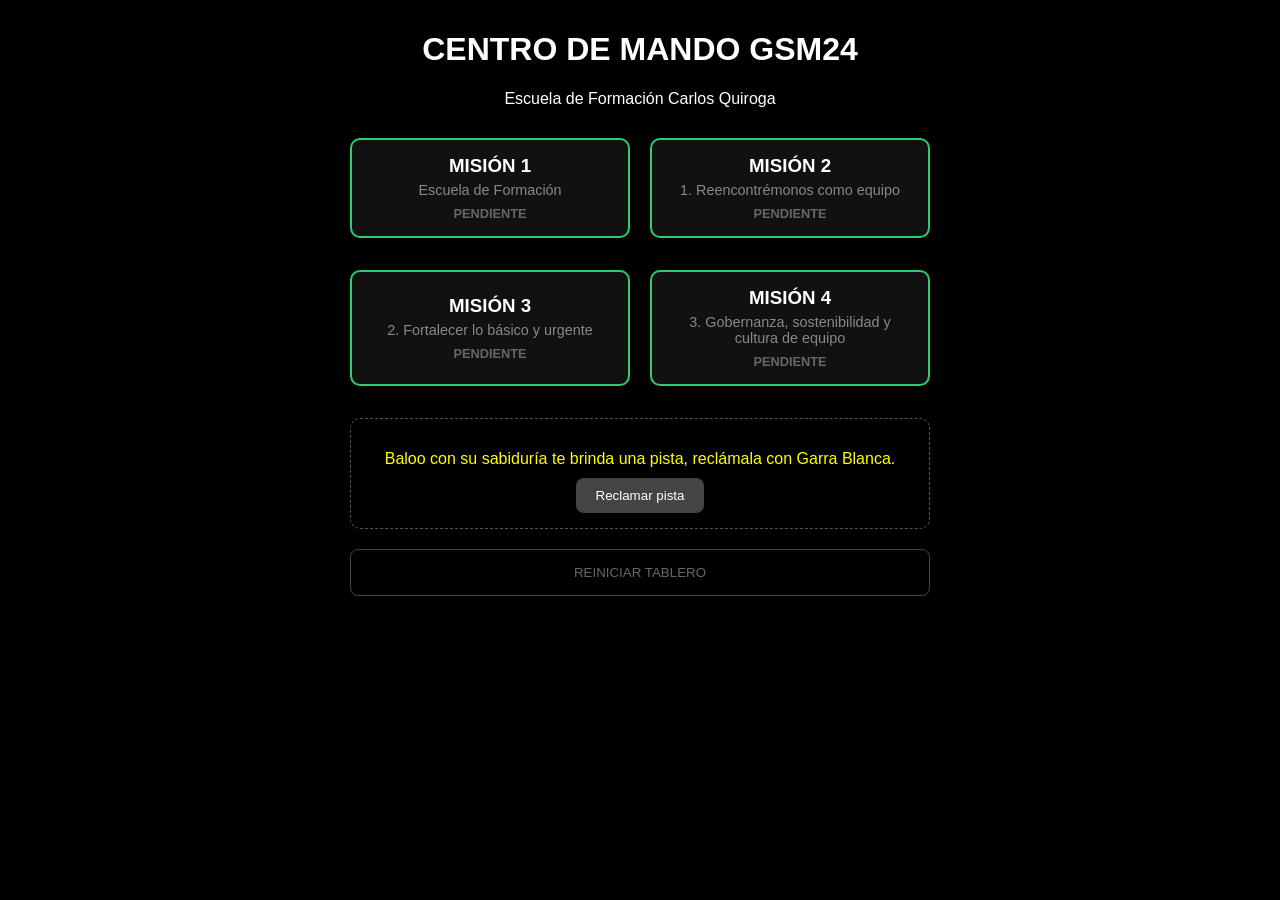
<file: index.html>
<!DOCTYPE html>

<html lang="es">

<head>

    <meta charset="UTF-8">

    <meta name="viewport" content="width=device-width, initial-scale=1.0, maximum-scale=1.0, user-scalable=no">

    <title>Centro de Mando GSM24</title>

    <link rel="stylesheet" href="style.css">

    <style>

        .container {

            width: 100%;

            max-width: 600px;

            margin: 0 auto;

            padding: 10px;

            box-sizing: border-box;

        }



        .mission-card {

            width: 100%;

            margin-bottom: 12px;

            padding: 15px;

            border: 2px solid var(--neon-green);

            border-radius: 10px;

            background: #111;

            cursor: pointer;

            box-sizing: border-box;

            display: flex;

            flex-direction: column;

            justify-content: center;

        }



        .mission-card h3 { margin: 0 0 5px 0; color: #fff; }

        .mission-card p { margin: 0; color: #888; font-size: 0.9rem; }

        .status { font-weight: bold; font-size: 0.8rem; margin-top: 8px; display: block; }

        

        .completed { border-color: var(--neon-green); background: #0a1a0a; }



        .hidden { display: none !important; }

        

        .btn-final-mision { 

            display: block; 

            width: 100%; 

            padding: 18px 0; 

            margin-top: 20px; 

            background: var(--neon-green); 

            color: #000; 

            font-weight: bold; 

            text-align: center; 

            text-decoration: none; 

            border-radius: 12px;

            cursor: pointer;

            box-sizing: border-box; 

            font-size: 1rem;

        }



        .pista-container {

            margin-top: 20px;

            text-align: center;

            padding: 15px;

            border: 1px dashed #555;

            border-radius: 10px;

        }

    </style>

</head>

<body>

    <div class="container">

        <header style="text-align: center; margin-bottom: 30px;">

            <h1>CENTRO DE MANDO GSM24</h1>

            <p>Escuela de Formación Carlos Quiroga</p>

        </header>



        <div class="grid-single">

            <div class="mission-card" id="card-m1" onclick="location.href='m1.html'"><h3>MISIÓN 1</h3><p>Escuela de Formación</p><span class="status">PENDIENTE</span></div>

            <div class="mission-card" id="card-m2" onclick="location.href='m2.html'"><h3>MISIÓN 2</h3><p>1. Reencontrémonos como equipo</p><span class="status">PENDIENTE</span></div>

            <div class="mission-card" id="card-m3" onclick="location.href='m3.html'"><h3>MISIÓN 3</h3><p>2. Fortalecer lo básico y urgente</p><span class="status">PENDIENTE</span></div>

            <div class="mission-card" id="card-m4" onclick="location.href='m4.html'"><h3>MISIÓN 4</h3><p>3. Gobernanza, sostenibilidad y cultura de equipo</p><span class="status">PENDIENTE</span></div>

        </div>



        <div class="pista-container">

            <p style="color: yellow; margin-bottom: 10px;">Baloo con su sabiduría te brinda una pista, reclámala con Garra Blanca.</p>

            <button id="btn-reclamar-pista" onclick="reclamarPista()" style="padding: 10px 20px; border-radius: 8px; cursor: pointer; background: #444; color: #fff; border: none;">Reclamar pista</button>

        </div>



        <a href="m5.html" id="btn-mision-final" class="btn-final-mision hidden">ACCEDER A LA MISIÓN FINAL</a>

        

        <button onclick="reiniciarTablero()" style="width:100%; padding:15px; margin-top:20px; background:transparent; border:1px solid #444; color:#666; border-radius:8px;">REINICIAR TABLERO</button>

    </div>



    <script>

        const missions = ['m1', 'm2', 'm3', 'm4'];

        let todasCompletas = true;



        missions.forEach(m => {

            const card = document.getElementById('card-' + m);

            if(localStorage.getItem(m) === 'true') {

                card.classList.add('completed');

                card.querySelector('.status').innerText = 'COMPLETADO ✓';

            } else {

                todasCompletas = false;

            }

        });



        if(todasCompletas) {

            document.getElementById('btn-mision-final').classList.remove('hidden');

        }



        // Lógica de la pista

        if(localStorage.getItem('pista_reclamada') === 'true') {

            const btnPista = document.getElementById('btn-reclamar-pista');

            btnPista.disabled = true;

            btnPista.innerText = "Pista reclamada";

            btnPista.style.opacity = "0.5";

        }



        function reclamarPista() {

            localStorage.setItem('pista_reclamada', 'true');

            const btnPista = document.getElementById('btn-reclamar-pista');

            btnPista.disabled = true;

            btnPista.innerText = "Pista reclamada";

            btnPista.style.opacity = "0.5";

            alert("Pista reclamada. ¡Sigue adelante!");

        }



        function reiniciarTablero() { 

            if(confirm("¿Estás seguro de reiniciar todo el progreso?")) { 

                localStorage.clear(); 

                location.reload(); 

            } 

        }

    </script>

</body>

</html>
</file>
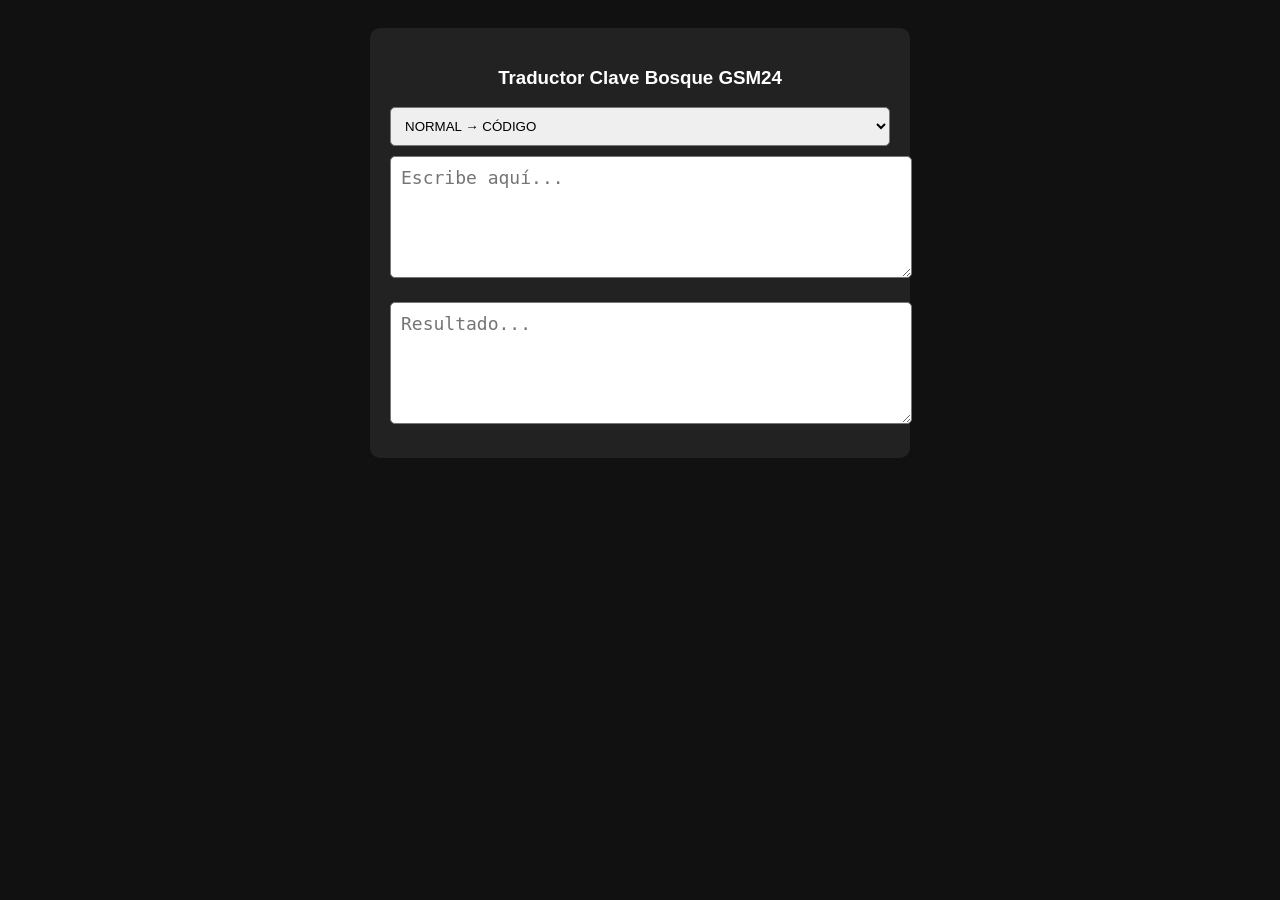
<file: clavebosque.html>
<!DOCTYPE html>
<html lang="es">
<head>
    <meta charset="UTF-8">
    <title>Traductor GSM24 - Código BOSQUE</title>
    <style>
        body { font-family: sans-serif; background: #111; color: #fff; padding: 20px; text-align: center; }
        .container { max-width: 500px; margin: 0 auto; background: #222; padding: 20px; border-radius: 10px; }
        textarea { width: 100%; height: 100px; margin: 10px 0; padding: 10px; font-size: 18px; border-radius: 5px; }
        select { padding: 10px; width: 100%; border-radius: 5px; }
    </style>
</head>
<body>
    <div class="container">
        <h3>Traductor Clave Bosque GSM24</h3>
        <select id="modo">
            <option value="cifrar">NORMAL → CÓDIGO</option>
            <option value="descifrar">CÓDIGO → NORMAL</option>
        </select>
        <textarea id="entrada" placeholder="Escribe aquí..."></textarea>
        <textarea id="salida" placeholder="Resultado..." readonly></textarea>
    </div>

    <script>
        // Mapeo exacto según image_f15d68.png
        const normal = "ABCDEFGHIJKLMNÑOPQRSTUVWXYZ";
        const codigo = "BOSQUEACDFGHIJKLMNÑPRTVWXYZ";

        const entrada = document.getElementById('entrada');
        const salida = document.getElementById('salida');
        const modo = document.getElementById('modo');

        function traducir() {
            let texto = entrada.value.toUpperCase();
            let resultado = "";

            for (let char of texto) {
                if (modo.value === "cifrar") {
                    let index = normal.indexOf(char);
                    resultado += (index !== -1) ? codigo[index] : char;
                } else {
                    let index = codigo.indexOf(char);
                    resultado += (index !== -1) ? normal[index] : char;
                }
            }
            salida.value = resultado;
        }

        entrada.addEventListener('input', traducir);
        modo.addEventListener('change', traducir);
    </script>
</body>
</html>
</file>
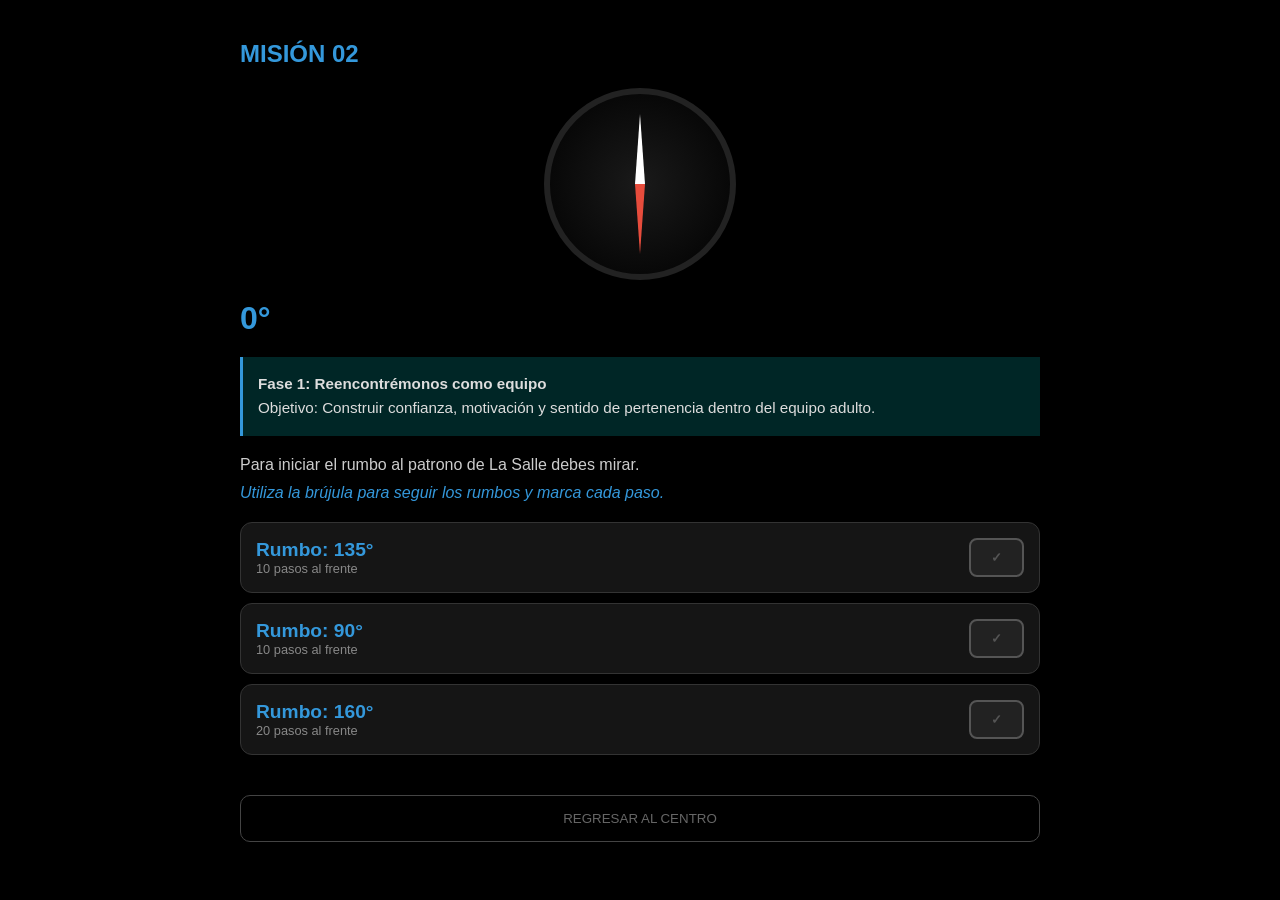
<file: goodm2.html>
<!DOCTYPE html>
<html lang="es">
<head>
    <meta charset="UTF-8">
    <meta name="viewport" content="width=device-width, initial-scale=1.0, maximum-scale=1.0, user-scalable=no">
    <title>Misión 02 | Navegación Scout | GSM24</title>
    <link rel="stylesheet" href="style.css">
    <style>
        .texto-narrativo {
            font-size: 0.95rem;
            line-height: 1.6;
            color: #ddd;
            margin: 20px 0;
            padding: 15px;
            border-left: 3px solid var(--neon-blue);
            background: rgba(0, 255, 255, 0.15);
            text-align: left;
        }
        .compass-container {
            position: relative; width: 180px; height: 180px; margin: 20px auto;
            border: 6px solid #222; border-radius: 50%;
            display: flex; justify-content: center; align-items: center;
            background: radial-gradient(circle, #1a1a1a 0%, #000 100%);
        }
        #aguja {
            width: 10px; height: 140px;
            /* Blanco arriba, Rojo abajo */
            background: linear-gradient(to bottom, #fff 50%, var(--neon-red) 50%);
            clip-path: polygon(50% 0%, 100% 50%, 50% 100%, 0% 50%);
            transition: transform 0.05s ease-out;
        }
        .rumbo-card { 
            background: #151515; padding: 15px; border-radius: 12px; margin: 10px 0; 
            border: 1px solid #333; display: flex; justify-content: space-between; align-items: center; 
        }
        .grados-val { font-size: 1.2rem; font-weight: bold; color: var(--neon-blue); }
        .check-btn { padding: 10px 20px; border-radius: 8px; background: #222; border: 2px solid #555; color: #555; cursor: pointer; font-weight: bold; }
        .check-btn.active { background: var(--neon-green); color: #000; border: none; }
        .hidden { display: none; }
        p { margin: 10px 0; color: #ccc; }

        #clave-final {
            width: 100%; padding: 15px; margin: 15px 0; border-radius: 10px;
            border: 2px solid #333; background: #111; color: #fff;
            text-align: center; font-size: 1.1rem; box-sizing: border-box;
            transition: border-color 0.3s;
        }
        #clave-final:focus { border-color: var(--neon-blue); outline: none; }
        
        .btn-validar {
            width: 100%; padding: 15px; background: var(--neon-blue);
            color: #000; font-weight: bold; border: none; border-radius: 10px;
            cursor: pointer; font-size: 1rem;
        }
    </style>
</head>
<body>
    <div class="container">
        <div class="card m2-theme">
            <h2 style="color: var(--neon-blue);">MISIÓN 02</h2>

            <div class="compass-container">
                <div id="aguja"></div>
            </div>
            <div id="display-grados" style="font-size: 2rem; color: var(--neon-blue); font-weight: bold; margin-bottom: 10px;">0°</div>

            <div class="texto-narrativo">
                <strong>Fase 1: Reencontrémonos como equipo</strong><br>
                Objetivo: Construir confianza, motivación y sentido de pertenencia dentro del equipo adulto.<br>
            </div>

            <p>Para iniciar el rumbo al patrono de La Salle debes mirar.</p>
            <p style="font-style: italic; color: var(--neon-blue);">Utiliza la brújula para seguir los rumbos y marca cada paso.</p>
            

            <div id="lista-rumbos" style="margin: 20px 0;"></div>

            <div id="seccion-clave" class="hidden">
                <input type="text" id="clave-final" placeholder="Introduce la clave final...">
                <button onclick="validarMision()" class="btn-validar">FINALIZAR MISIÓN</button>
            </div>

            <button onclick="location.href='index.html'" style="background:transparent; border:1px solid #444; color:#666; margin-top:20px; width:100%; padding:15px; border-radius:10px; cursor:pointer;">REGRESAR AL CENTRO</button>
        </div>
    </div>

    <script>
        const aguja = document.getElementById('aguja');
        const displayGrados = document.getElementById('display-grados');
        const rumbos = [
            { grado: 135, pasos: 10 },
            { grado: 90, pasos: 10 },
            { grado: 160, pasos: 20 }
        ];
        let completados = 0;

        window.addEventListener("deviceorientation", (event) => {
            let alpha = event.alpha;
            if (alpha !== null) {
                aguja.style.transform = `rotate(${-alpha}deg)`;
                displayGrados.innerText = Math.round(alpha) + "°";
            }
        });

        const container = document.getElementById('lista-rumbos');
        rumbos.forEach((item, index) => {
            container.innerHTML += `
                <div class="rumbo-card">
                    <div>
                        <span class="grados-val">Rumbo: ${item.grado}°</span>
                        <p style="font-size: 0.8rem; margin: 0; color: #888;">${item.pasos} pasos al frente</p>
                    </div>
                    <button class="check-btn" onclick="marcar(this, ${index})" id="btn-${index}">✓</button>
                </div>`;
        });

        function marcar(btn, index) {
            if(!btn.classList.contains('active')) {
                btn.classList.add('active');
                completados++;
            }
            if (completados === rumbos.length) {
                document.getElementById('seccion-clave').classList.remove('hidden');
            }
        }

        function validarMision() {
            const clave = document.getElementById('clave-final').value.toLowerCase();
            if(clave === "indaba") {
                localStorage.setItem('m2', 'true');
                alert("¡Navegación completada con éxito!");
                window.location.href = 'index.html';
            } else {
                alert("Clave incorrecta. Sigue buscando.");
            }
        }
    </script>
</body>
</html>
</file>
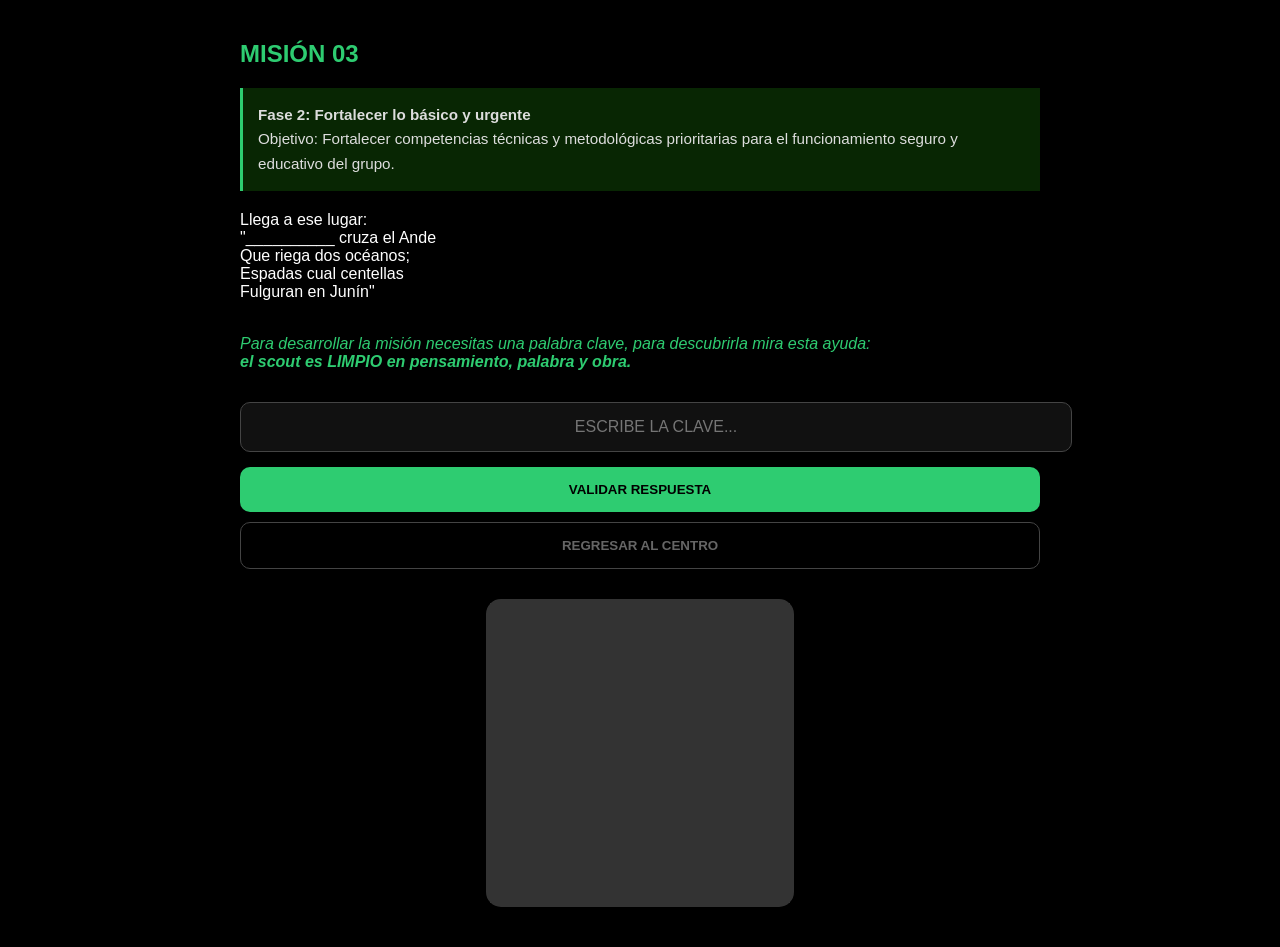
<file: goodm3.html>
<!DOCTYPE html>
<html lang="es">
<head>
    <meta charset="UTF-8">
    <meta name="viewport" content="width=device-width, initial-scale=1.0">
    <title>Misión 03 | Rastreo | GSM24</title>
    <link rel="stylesheet" href="style.css">
    <style>
            .texto-narrativo {
            font-size: 0.95rem;
            line-height: 1.6;
            color: #ddd;
            margin: 20px 0;
            padding: 15px;
            border-left: 3px solid var(--neon-green);
            background: rgba(57, 255, 20, 0.15);
            text-align: left;
        }
        .canvas-container {
            position: relative;
            width: 300px;
            height: 300px;
            margin: 20px auto;
            border: 4px solid #333;
            border-radius: 15px;
            background: #000;
            display: flex;
            justify-content: center;
            align-items: center;
        }
        #pista-canvas {
            position: absolute;
            top: 0;
            left: 0;
            z-index: 2;
            cursor: crosshair;
            touch-action: none;
        }
        #codigo-oculto {
            font-size: 1.3rem;
            font-weight: bold;
            color: var(--neon-green);
            text-align: center;
            padding: 10px;
        }
        .input-box {
            width: 100%;
            padding: 15px;
            margin: 15px 0;
            border-radius: 10px;
            border: 1px solid #444;
            background: #111;
            color: white;
            text-align: center;
            font-size: 1rem;
            text-transform: uppercase;
        }
        .btn-action {
            width: 100%;
            padding: 15px;
            font-weight: bold;
            border-radius: 10px;
            border: none;
            cursor: pointer;
            margin-bottom: 10px;
        }
    </style>
</head>
<body>
    <div class="container">
        <div class="card m3-theme">
            <h2 style="color: var(--neon-green);">MISIÓN 03</h2>

            <div class="texto-narrativo">
                <strong>Fase 2: Fortalecer lo básico y urgente</strong><br>
                Objetivo: Fortalecer competencias técnicas y metodológicas prioritarias para el funcionamiento seguro y educativo del grupo.<br>
            </div>
            
            <p>
                Llega a ese lugar:<br>
                "__________ cruza el Ande<br>
                Que riega dos océanos;<br>
                Espadas cual centellas<br>
                Fulguran en Junín"<br><br>
            </p>
            <p style="font-style: italic; color: var(--neon-green);">Para desarrollar la misión necesitas una palabra clave, para descubrirla mira esta ayuda:<br>
                <b><strong>el scout es LIMPIO en pensamiento, palabra y obra.</strong></b></p>

            <input type="text" id="respuesta" class="input-box" placeholder="Escribe la clave...">
            
            <button onclick="validarRespuesta()" class="btn-action" style="background: var(--neon-green); color: black;">
                VALIDAR RESPUESTA
            </button>

            <button onclick="location.href='index.html'" class="btn-action" style="background: transparent; border: 1px solid #444; color: #666;">
                REGRESAR AL CENTRO
            </button>

            <div class="canvas-container">
                <div id="codigo-oculto">B <BR> O <BR> S <BR> Q <BR> U <BR> E</div>
                <canvas id="pista-canvas" width="300" height="300"></canvas>
            </div>
        </div>
    </div>

    <script>
        const canvas = document.getElementById('pista-canvas');
        const ctx = canvas.getContext('2d');
        
        // Dibujar niebla inicial
        ctx.fillStyle = '#333';
        ctx.fillRect(0, 0, 300, 300);

        function limpiar(e) {
            const rect = canvas.getBoundingClientRect();
            const x = (e.touches ? e.touches[0].clientX : e.clientX) - rect.left;
            const y = (e.touches ? e.touches[0].clientY : e.clientY) - rect.top;
            ctx.clearRect(x - 30, y - 30, 60, 60);
        }

        canvas.addEventListener('mousemove', limpiar);
        canvas.addEventListener('touchmove', limpiar);

        function validarRespuesta() {
            const resp = document.getElementById('respuesta').value.toLowerCase();
            if(resp === "esencial") {
                localStorage.setItem('m3', 'true');
                alert("¡Clave correcta! Misión cumplida.");
                window.location.href = 'index.html';
            } else {
                alert("Clave incorrecta. Inténtalo de nuevo.");
            }
        }
    </script>
</body>
</html>
</file>
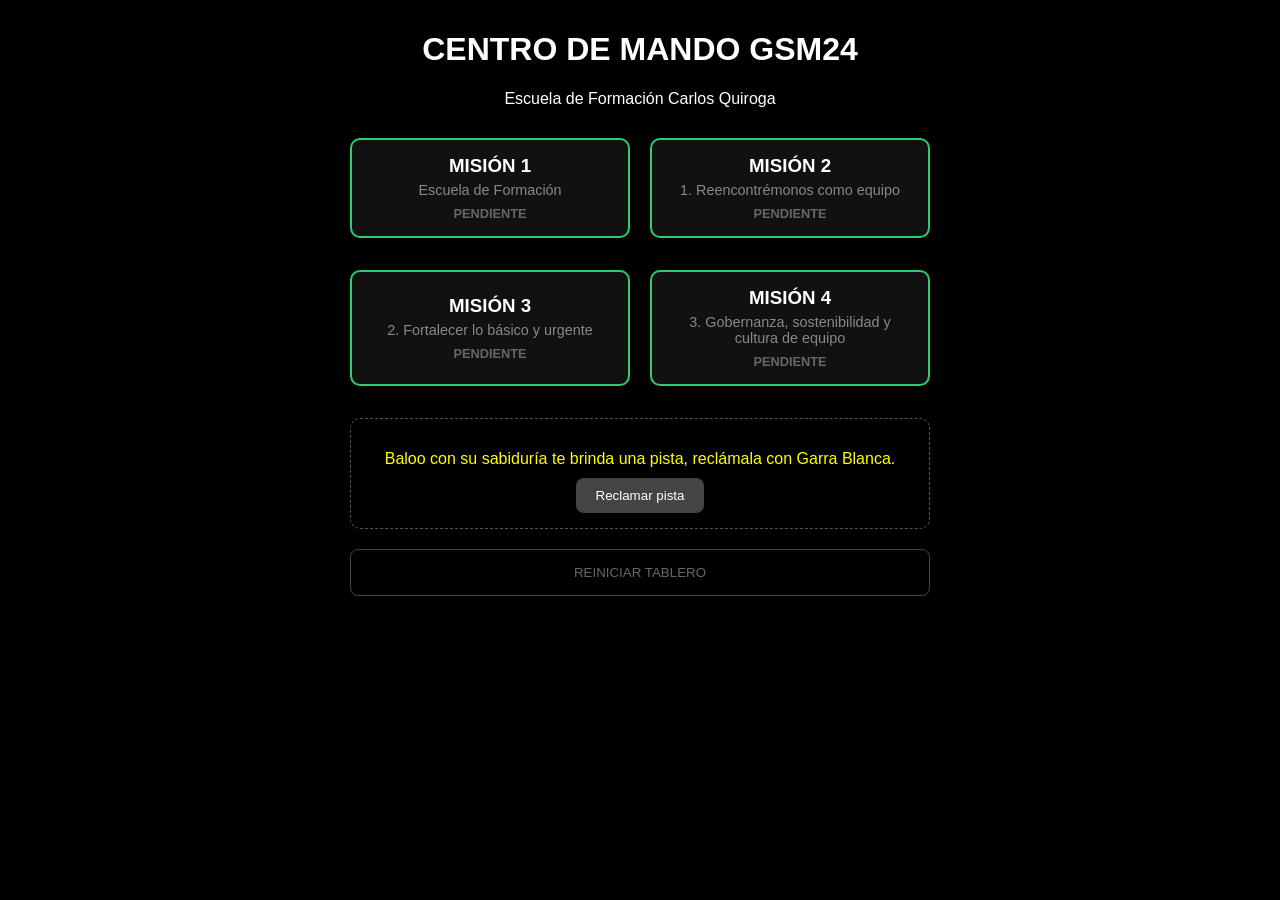
<file: googindex.html>
<!DOCTYPE html>
<html lang="es">
<head>
    <meta charset="UTF-8">
    <meta name="viewport" content="width=device-width, initial-scale=1.0, maximum-scale=1.0, user-scalable=no">
    <title>Centro de Mando GSM24</title>
    <link rel="stylesheet" href="style.css">
    <style>
        .container {
            width: 100%;
            max-width: 600px;
            margin: 0 auto;
            padding: 10px;
            box-sizing: border-box;
        }

        .mission-card {
            width: 100%;
            margin-bottom: 12px;
            padding: 15px;
            border: 2px solid var(--neon-green);
            border-radius: 10px;
            background: #111;
            cursor: pointer;
            box-sizing: border-box;
            display: flex;
            flex-direction: column;
            justify-content: center;
        }

        .mission-card h3 { margin: 0 0 5px 0; color: #fff; }
        .mission-card p { margin: 0; color: #888; font-size: 0.9rem; }
        .status { font-weight: bold; font-size: 0.8rem; margin-top: 8px; display: block; }
        
        .completed { border-color: var(--neon-green); background: #0a1a0a; }

        .hidden { display: none !important; }
        
        .btn-final-mision { 
            display: block; 
            width: 100%; 
            padding: 18px 0; 
            margin-top: 20px; 
            background: var(--neon-green); 
            color: #000; 
            font-weight: bold; 
            text-align: center; 
            text-decoration: none; 
            border-radius: 12px;
            cursor: pointer;
            box-sizing: border-box; 
            font-size: 1rem;
        }

        .pista-container {
            margin-top: 20px;
            text-align: center;
            padding: 15px;
            border: 1px dashed #555;
            border-radius: 10px;
        }
    </style>
</head>
<body>
    <div class="container">
        <header style="text-align: center; margin-bottom: 30px;">
            <h1>CENTRO DE MANDO GSM24</h1>
            <p>Escuela de Formación Carlos Quiroga</p>
        </header>

        <div class="grid-single">
            <div class="mission-card" id="card-m1" onclick="location.href='m1.html'"><h3>MISIÓN 1</h3><p>Escuela de Formación</p><span class="status">PENDIENTE</span></div>
            <div class="mission-card" id="card-m2" onclick="location.href='m2.html'"><h3>MISIÓN 2</h3><p>1. Reencontrémonos como equipo</p><span class="status">PENDIENTE</span></div>
            <div class="mission-card" id="card-m3" onclick="location.href='m3.html'"><h3>MISIÓN 3</h3><p>2. Fortalecer lo básico y urgente</p><span class="status">PENDIENTE</span></div>
            <div class="mission-card" id="card-m4" onclick="location.href='m4.html'"><h3>MISIÓN 4</h3><p>3. Gobernanza, sostenibilidad y cultura de equipo</p><span class="status">PENDIENTE</span></div>
        </div>

        <div class="pista-container">
            <p style="color: yellow; margin-bottom: 10px;">Baloo con su sabiduría te brinda una pista, reclámala con Garra Blanca.</p>
            <button id="btn-reclamar-pista" onclick="reclamarPista()" style="padding: 10px 20px; border-radius: 8px; cursor: pointer; background: #444; color: #fff; border: none;">Reclamar pista</button>
        </div>

        <a href="m5.html" id="btn-mision-final" class="btn-final-mision hidden">ACCEDER A LA MISIÓN FINAL</a>
        
        <button onclick="reiniciarTablero()" style="width:100%; padding:15px; margin-top:20px; background:transparent; border:1px solid #444; color:#666; border-radius:8px;">REINICIAR TABLERO</button>
    </div>

    <script>
        const missions = ['m1', 'm2', 'm3', 'm4'];
        let todasCompletas = true;

        missions.forEach(m => {
            const card = document.getElementById('card-' + m);
            if(localStorage.getItem(m) === 'true') {
                card.classList.add('completed');
                card.querySelector('.status').innerText = 'COMPLETADO ✓';
            } else {
                todasCompletas = false;
            }
        });

        if(todasCompletas) {
            document.getElementById('btn-mision-final').classList.remove('hidden');
        }

        // Lógica de la pista
        if(localStorage.getItem('pista_reclamada') === 'true') {
            const btnPista = document.getElementById('btn-reclamar-pista');
            btnPista.disabled = true;
            btnPista.innerText = "Pista reclamada";
            btnPista.style.opacity = "0.5";
        }

        function reclamarPista() {
            localStorage.setItem('pista_reclamada', 'true');
            const btnPista = document.getElementById('btn-reclamar-pista');
            btnPista.disabled = true;
            btnPista.innerText = "Pista reclamada";
            btnPista.style.opacity = "0.5";
            alert("Pista reclamada. ¡Sigue adelante!");
        }

        function reiniciarTablero() { 
            if(confirm("¿Estás seguro de reiniciar todo el progreso?")) { 
                localStorage.clear(); 
                location.reload(); 
            } 
        }
    </script>
</body>
</html>
</file>
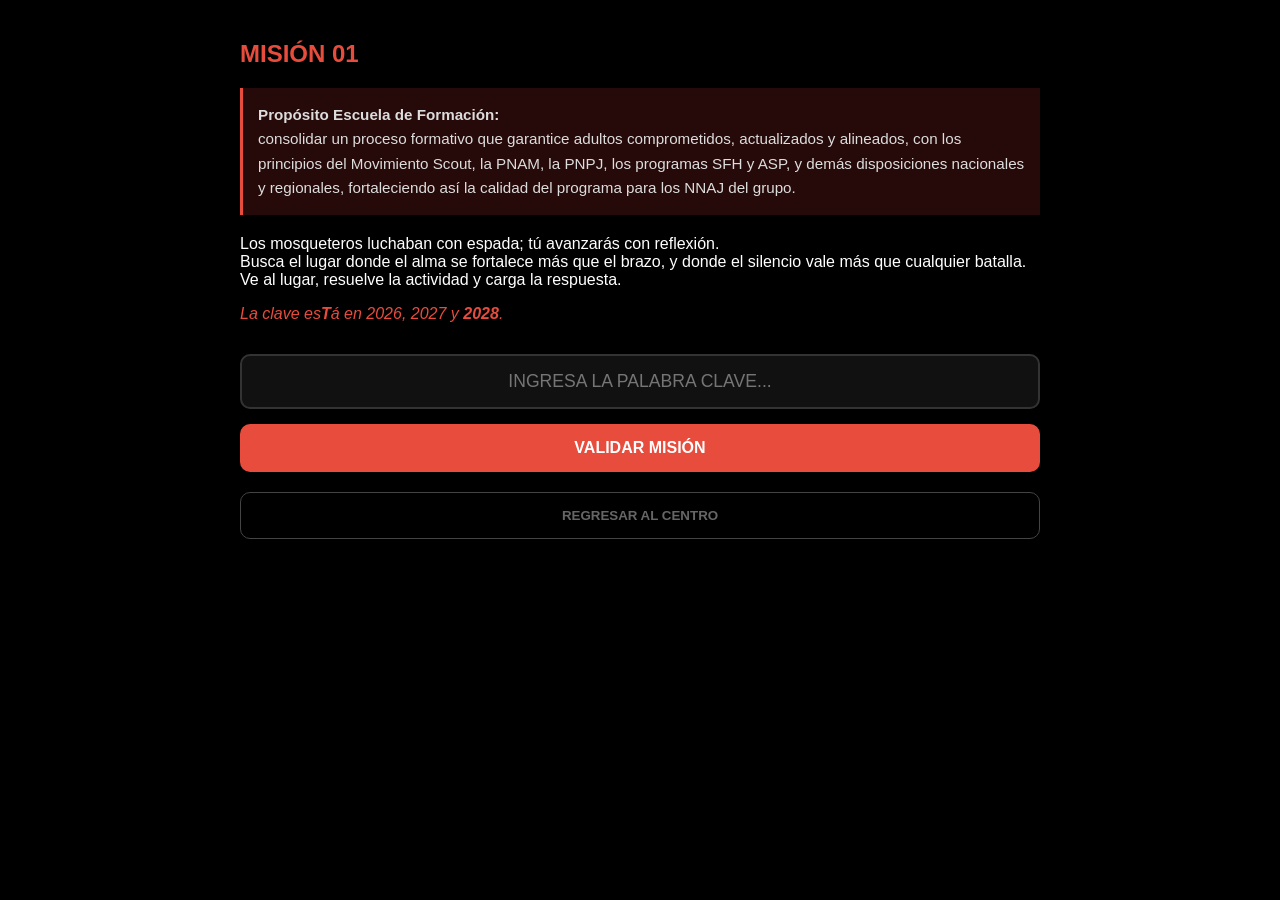
<file: m1.html>
<!DOCTYPE html>
<html lang="es">
<head>
    <meta charset="UTF-8">
    <meta name="viewport" content="width=device-width, initial-scale=1.0">
    <title>Misión 01 | El Porqué</title>
    <link rel="stylesheet" href="style.css">
    <style>
        .texto-narrativo {
            font-size: 0.95rem;
            line-height: 1.6;
            color: #ddd;
            margin: 20px 0;
            padding: 15px;
            border-left: 3px solid var(--neon-red);
            background: rgba(255, 62, 62, 0.15);
            text-align: left;
        }

        /* Mejora estética de la caja de ingreso */
        #clave {
            width: 100%;
            padding: 15px;
            margin: 15px 0;
            border-radius: 10px;
            border: 2px solid #333;
            background: #111;
            color: #fff;
            text-align: center;
            font-size: 1.1rem;
            text-transform: uppercase;
            box-sizing: border-box;
            transition: border-color 0.3s;
        }
        #clave:focus { border-color: var(--neon-red); outline: none; }

        /* Botón Validar más profesional */
        .btn-validar {
            width: 100%;
            padding: 15px;
            background: var(--neon-red);
            color: white;
            font-weight: bold;
            border: none;
            border-radius: 10px;
            cursor: pointer;
            font-size: 1rem;
            margin-bottom: 10px;
        }

        /* Botón Volver uniforme con las otras misiones */
        .btn-volver {
            width: 100%;
            padding: 15px;
            background: transparent;
            border: 1px solid #444;
            color: #666;
            font-weight: bold;
            border-radius: 10px;
            cursor: pointer;
            margin-top: 10px;
        }
    </style>
</head>
<body>
    <div class="container">
        <div class="card m1-theme">
            <h2 style="color: var(--neon-red);">MISIÓN 01</h2>

            <div class="texto-narrativo">
                <strong>Propósito Escuela de Formación:</strong><br> 
                consolidar un proceso formativo que garantice
                adultos comprometidos, actualizados y alineados,
                con los principios del Movimiento Scout, la PNAM, la PNPJ,
                los programas SFH y ASP, y demás disposiciones nacionales y regionales,
                fortaleciendo así la calidad del programa para los NNAJ del grupo.<br>
            </div>

            <p style="font-style: italic; color: var(--neon-red);">
            <p> Los mosqueteros luchaban con espada;
                tú avanzarás con reflexión.<br>
                Busca el lugar donde el alma se fortalece
                más que el brazo, y donde el silencio
                vale más que cualquier batalla.<br>
                Ve al lugar, resuelve la actividad y carga la respuesta.<br>
            </p>
            <p style="font-style: italic; color: var(--neon-red);">La clave es<strong>T</strong>á en 2026, 2027 y <strong>2028</strong>.</p>
            
            <input type="text" id="clave" placeholder="Ingresa la palabra clave..." style="text-transform: uppercase;">
            
            <button onclick="validarMision()" class="btn-validar">VALIDAR MISIÓN</button>
            <button onclick="location.href='index.html'" class="btn-volver">REGRESAR AL CENTRO</button>
        </div>
    </div>

    <script>
        function validarMision() {
            const respuesta = document.getElementById('clave').value.toLowerCase();
            if(respuesta === "trascender") {
                localStorage.setItem('m1', 'true');
                alert("¡Legado validado correctamente!");
                window.location.href = 'index.html';
            } else {
                alert("Código no reconocido. Reflexiona nuevamente, Scout.");
            }
        }
    </script>
</body>
</html>
</file>
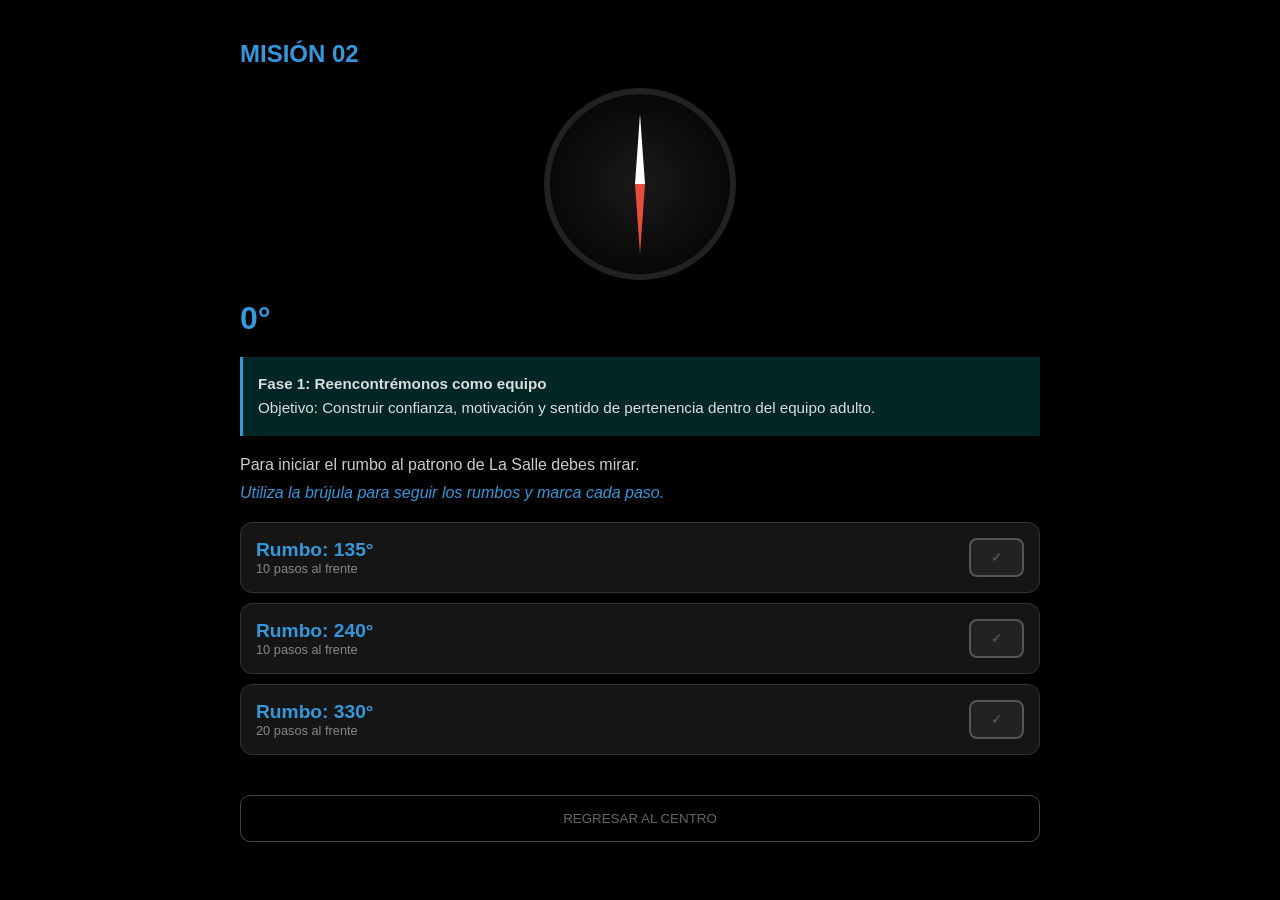
<file: m2.html>
<!DOCTYPE html>
<html lang="es">
<head>
    <meta charset="UTF-8">
    <meta name="viewport" content="width=device-width, initial-scale=1.0, maximum-scale=1.0, user-scalable=no">
    <title>Misión 02 | Navegación Scout | GSM24</title>
    <link rel="stylesheet" href="style.css">
    <style>
        .texto-narrativo {
            font-size: 0.95rem;
            line-height: 1.6;
            color: #ddd;
            margin: 20px 0;
            padding: 15px;
            border-left: 3px solid var(--neon-blue);
            background: rgba(0, 255, 255, 0.15);
            text-align: left;
        }
        .compass-container {
            position: relative; width: 180px; height: 180px; margin: 20px auto;
            border: 6px solid #222; border-radius: 50%;
            display: flex; justify-content: center; align-items: center;
            background: radial-gradient(circle, #1a1a1a 0%, #000 100%);
        }
        #aguja {
            width: 10px; height: 140px;
            /* Blanco arriba, Rojo abajo */
            background: linear-gradient(to bottom, #fff 50%, var(--neon-red) 50%);
            clip-path: polygon(50% 0%, 100% 50%, 50% 100%, 0% 50%);
            transition: transform 0.05s ease-out;
        }
        .rumbo-card { 
            background: #151515; padding: 15px; border-radius: 12px; margin: 10px 0; 
            border: 1px solid #333; display: flex; justify-content: space-between; align-items: center; 
        }
        .grados-val { font-size: 1.2rem; font-weight: bold; color: var(--neon-blue); }
        .check-btn { padding: 10px 20px; border-radius: 8px; background: #222; border: 2px solid #555; color: #555; cursor: pointer; font-weight: bold; }
        .check-btn.active { background: var(--neon-green); color: #000; border: none; }
        .hidden { display: none; }
        p { margin: 10px 0; color: #ccc; }

        #clave-final {
            width: 100%; padding: 15px; margin: 15px 0; border-radius: 10px;
            border: 2px solid #333; background: #111; color: #fff;
            text-align: center; font-size: 1.1rem; box-sizing: border-box;
            transition: border-color 0.3s;
        }
        #clave-final:focus { border-color: var(--neon-blue); outline: none; }
        
        .btn-validar {
            width: 100%; padding: 15px; background: var(--neon-blue);
            color: #000; font-weight: bold; border: none; border-radius: 10px;
            cursor: pointer; font-size: 1rem;
        }
    </style>
</head>
<body>
    <div class="container">
        <div class="card m2-theme">
            <h2 style="color: var(--neon-blue);">MISIÓN 02</h2>

            <div class="compass-container">
                <div id="aguja"></div>
            </div>
            <div id="display-grados" style="font-size: 2rem; color: var(--neon-blue); font-weight: bold; margin-bottom: 10px;">0°</div>

            <div class="texto-narrativo">
                <strong>Fase 1: Reencontrémonos como equipo</strong><br>
                Objetivo: Construir confianza, motivación y sentido de pertenencia dentro del equipo adulto.<br>
            </div>

            <p>Para iniciar el rumbo al patrono de La Salle debes mirar.</p>
            <p style="font-style: italic; color: var(--neon-blue);">Utiliza la brújula para seguir los rumbos y marca cada paso.</p>
            

            <div id="lista-rumbos" style="margin: 20px 0;"></div>

            <div id="seccion-clave" class="hidden">
                <input type="text" id="clave-final" placeholder="Introduce la clave final...">
                <button onclick="validarMision()" class="btn-validar">FINALIZAR MISIÓN</button>
            </div>

            <button onclick="location.href='index.html'" style="background:transparent; border:1px solid #444; color:#666; margin-top:20px; width:100%; padding:15px; border-radius:10px; cursor:pointer;">REGRESAR AL CENTRO</button>
        </div>
    </div>

    <script>
        const aguja = document.getElementById('aguja');
        const displayGrados = document.getElementById('display-grados');
        const rumbos = [
            { grado: 135, pasos: 10 },
            { grado: 240, pasos: 10 },
            { grado: 330, pasos: 20 }
        ];
        let completados = 0;

        window.addEventListener("deviceorientation", (event) => {
            let alpha = event.alpha;
            if (alpha !== null) {
                aguja.style.transform = `rotate(${-alpha}deg)`;
                displayGrados.innerText = Math.round(alpha) + "°";
            }
        });

        const container = document.getElementById('lista-rumbos');
        rumbos.forEach((item, index) => {
            container.innerHTML += `
                <div class="rumbo-card">
                    <div>
                        <span class="grados-val">Rumbo: ${item.grado}°</span>
                        <p style="font-size: 0.8rem; margin: 0; color: #888;">${item.pasos} pasos al frente</p>
                    </div>
                    <button class="check-btn" onclick="marcar(this, ${index})" id="btn-${index}">✓</button>
                </div>`;
        });

        function marcar(btn, index) {
            if(!btn.classList.contains('active')) {
                btn.classList.add('active');
                completados++;
            }
            if (completados === rumbos.length) {
                document.getElementById('seccion-clave').classList.remove('hidden');
            }
        }

        function validarMision() {
            const clave = document.getElementById('clave-final').value.toLowerCase();
            if(clave === "indaba") {
                localStorage.setItem('m2', 'true');
                alert("¡Navegación completada con éxito!");
                window.location.href = 'index.html';
            } else {
                alert("Clave incorrecta. Sigue buscando.");
            }
        }
    </script>
</body>
</html>
</file>
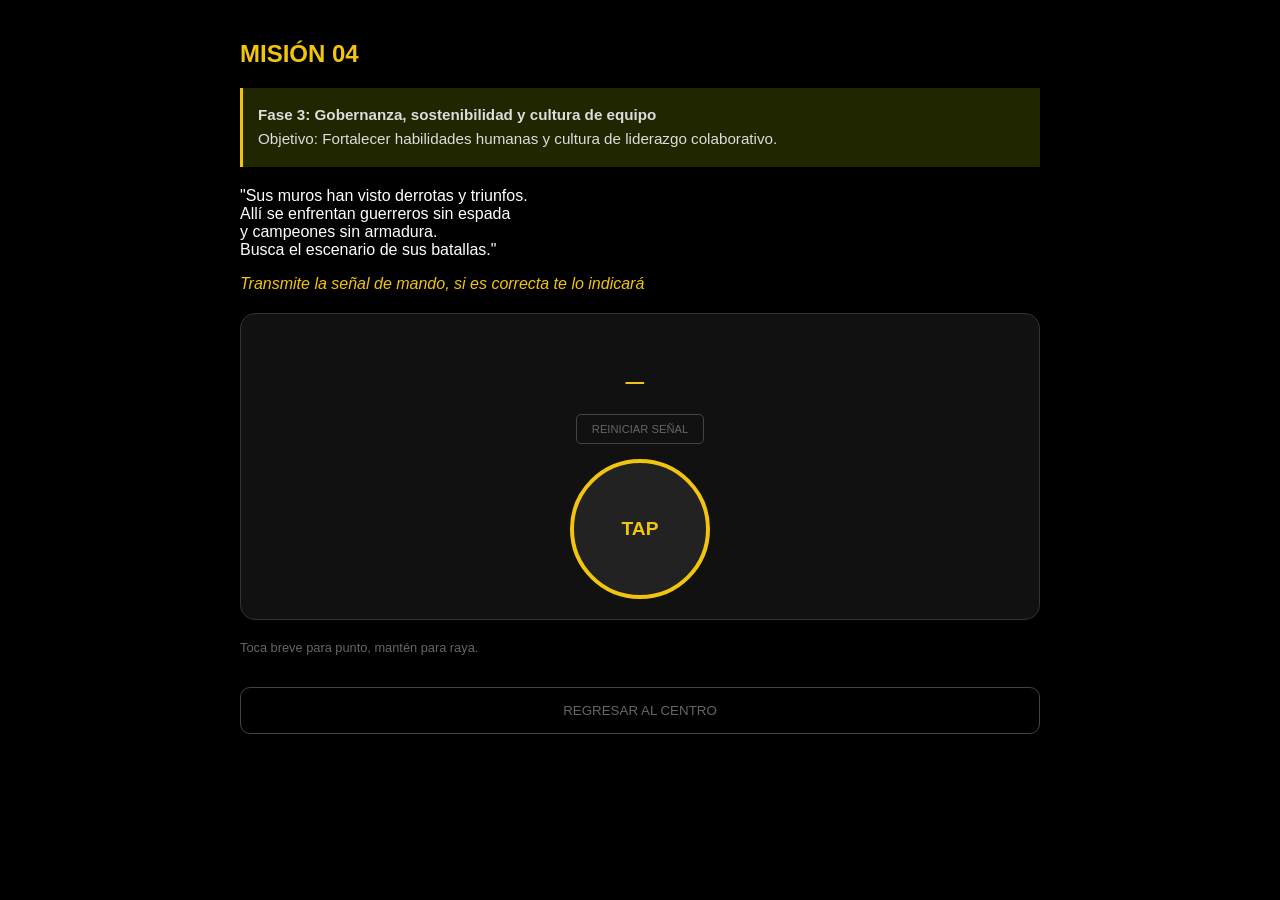
<file: m4.html>
<!DOCTYPE html>
<html lang="es">
<head>
    <meta charset="UTF-8">
    <meta name="viewport" content="width=device-width, initial-scale=1.0">
    <title>Misión 04 | Gobernanza | GSM24</title>
    <link rel="stylesheet" href="style.css">
    <style>
        .texto-narrativo {
            font-size: 0.95rem;
            line-height: 1.6;
            color: #ddd;
            margin: 20px 0;
            padding: 15px;
            border-left: 3px solid var(--neon-yellow);
            background: rgba(204, 255, 0, 0.15);
            text-align: left;
        }
        .morse-container {
            background: #111; padding: 20px; border-radius: 15px;
            border: 1px solid #333; margin: 20px 0; text-align: center;
        }
        .signal-box {
            font-size: 2rem; color: var(--neon-yellow);
            letter-spacing: 10px; margin: 15px 0; min-height: 50px;
            word-wrap: break-word;
        }
        .restart-btn {
            margin: 15px auto; display: block;
            background: transparent; border: 1px solid #444; color: #666; 
            padding: 8px 15px; border-radius: 5px; cursor: pointer; font-size: 0.7rem;
        }
        .morse-btn {
            width: 140px; height: 140px; border-radius: 50%;
            background: #222; border: 4px solid var(--neon-yellow);
            color: var(--neon-yellow); font-weight: bold; cursor: pointer;
            transition: 0.1s; font-size: 1.2rem;
            -webkit-tap-highlight-color: transparent;
        }
        .morse-btn:active { background: var(--neon-yellow); color: #000; transform: scale(0.95); }
    </style>
</head>
<body>
    <div class="container">
        <div class="card m4-theme">
            <h2 style="color: var(--neon-yellow);">MISIÓN 04</h2>

            <div class="texto-narrativo">
                <strong>Fase 3: Gobernanza, sostenibilidad y cultura de equipo</strong><br>
                Objetivo: Fortalecer habilidades humanas y cultura de liderazgo colaborativo.<br>
            </div>
            
            <p>
                "Sus muros han visto derrotas y triunfos.<br>
                Allí se enfrentan guerreros sin espada<br>
                y campeones sin armadura.<br>
                Busca el escenario de sus batallas."<br>    </p>
                
            <p style="font-style: italic; color: var(--neon-yellow);">Transmite la señal de mando, si es correcta te lo indicará<br>

            <div class="morse-container">
                <div class="signal-box" id="display">_</div>
                <button onclick="reiniciarSenal()" class="restart-btn">REINICIAR SEÑAL</button>
                <button class="morse-btn" id="transmitter">TAP</button>
            </div>

            <p id="status" style="font-size: 0.8rem; color: #666;">Toca breve para punto, mantén para raya.</p>

            <button onclick="location.href='index.html'" style="width:100%; background:transparent; border:1px solid #444; color:#666; margin-top:20px; padding:15px; border-radius:10px; cursor:pointer;">
                REGRESAR AL CENTRO
            </button>
        </div>
    </div>

    <script>
        const display = document.getElementById('display');
        const transmitter = document.getElementById('transmitter');
        const status = document.getElementById('status');
        
        const targetSignal = ".--..---.."; 
        let signal = "";
        let startTime;

        function start(e) {
            e.preventDefault();
            startTime = Date.now();
        }

        function end(e) {
            e.preventDefault();
            if (!startTime) return;
            
            const duration = Date.now() - startTime;
            startTime = null;

            if (duration < 50) return;

            signal += (duration < 300) ? "." : "-";
            display.innerText = signal;

            if (signal === targetSignal) {
                localStorage.setItem('m4', 'true');
                status.innerText = "¡SEÑAL TRANSMITIDA!";
                status.style.color = "var(--neon-green)";
                alert("¡Señal de Gobernanza aceptada! Misión cumplida.");
                setTimeout(() => window.location.href = 'index.html', 500);
            } else if (signal.length >= targetSignal.length) {
                status.innerText = "Error: Secuencia incorrecta, reiniciando...";
                setTimeout(reiniciarSenal, 500);
            }
        }

        transmitter.addEventListener('mousedown', start);
        transmitter.addEventListener('mouseup', end);
        transmitter.addEventListener('touchstart', start, {passive: false});
        transmitter.addEventListener('touchend', end, {passive: false});

        function reiniciarSenal() {
            signal = "";
            display.innerText = "_";
            status.innerText = "Mantén presionado para raya, toque corto para punto.";
            status.style.color = "#666";
        }
    </script>
</body>
</html>
</file>
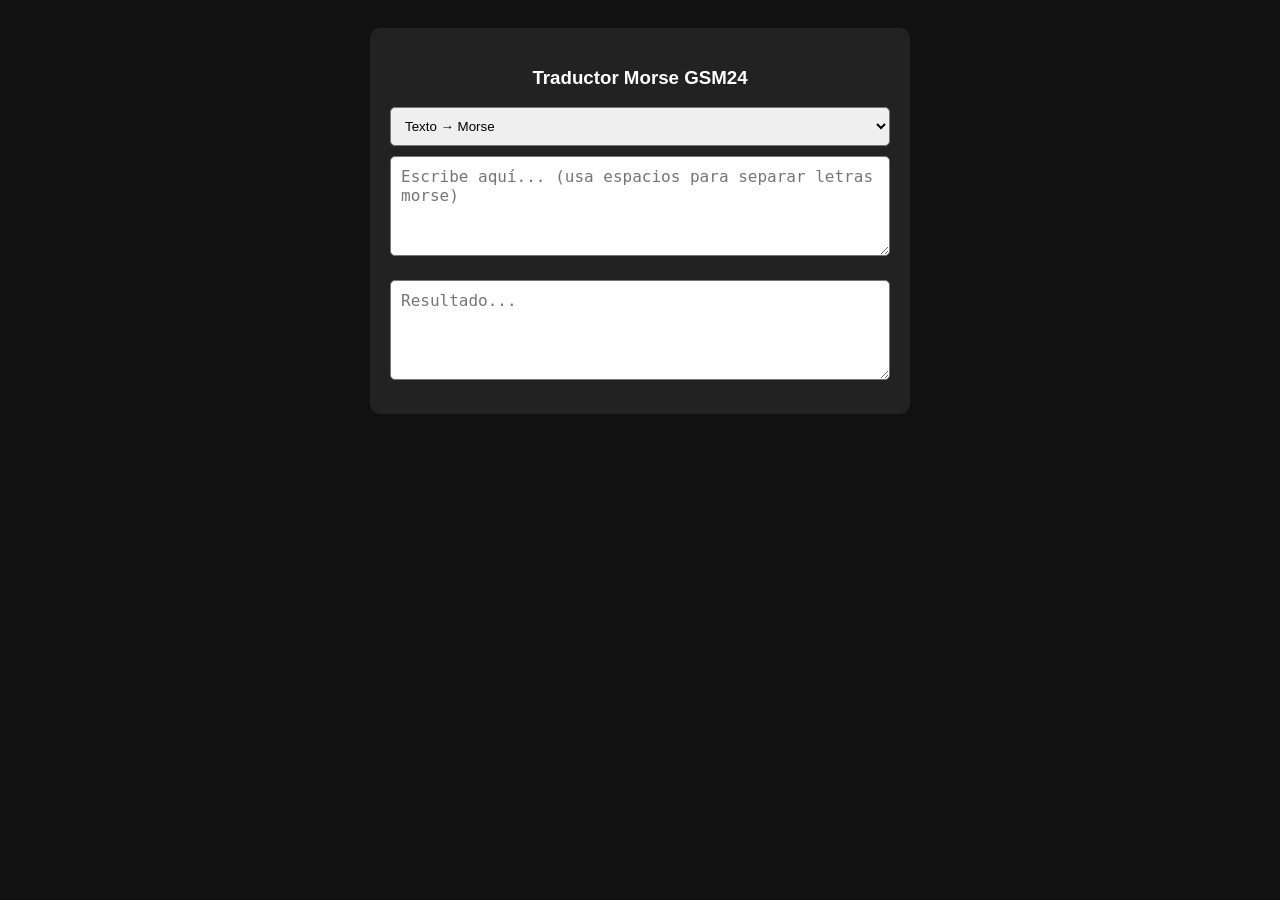
<file: morse.html>
<!DOCTYPE html>
<html lang="es">
<head>
    <meta charset="UTF-8">
    <title>Traductor Morse GSM24</title>
    <style>
        body { font-family: sans-serif; background: #111; color: #fff; padding: 20px; text-align: center; }
        .container { max-width: 500px; margin: 0 auto; background: #222; padding: 20px; border-radius: 10px; }
        textarea { width: 100%; height: 100px; margin: 10px 0; padding: 10px; font-size: 16px; border-radius: 5px; box-sizing: border-box; }
        select { padding: 10px; width: 100%; border-radius: 5px; }
    </style>
</head>
<body>
    <div class="container">
        <h3>Traductor Morse GSM24</h3>
        
        <select id="modo">
            <option value="textoToMorse">Texto → Morse</option>
            <option value="morseToTexto">Morse → Texto</option>
        </select>

        <textarea id="entrada" placeholder="Escribe aquí... (usa espacios para separar letras morse)"></textarea>
        <textarea id="salida" placeholder="Resultado..." readonly></textarea>
    </div>

    <script>
        const morseCode = {
            'A': '.-', 'B': '-...', 'C': '-.-.', 'D': '-..', 'E': '.', 'F': '..-.', 'G': '--.', 'H': '....', 'I': '..', 'J': '.---', 
            'K': '-.-', 'L': '.-..', 'M': '--', 'N': '-.', 'Ñ': '--.--', 'O': '---', 'P': '.--.', 'Q': '--.-', 'R': '.-.', 'S': '...', 
            'T': '-', 'U': '..-', 'V': '...-', 'W': '.--', 'X': '-..-', 'Y': '-.--', 'Z': '--..',
            '1': '.----', '2': '..---', '3': '...--', '4': '....-', '5': '.....', '6': '-....', '7': '--...', '8': '---..', '9': '----.', '0': '-----'
        };

        const entrada = document.getElementById('entrada');
        const salida = document.getElementById('salida');
        const modo = document.getElementById('modo');

        function traducir() {
            let texto = entrada.value.toUpperCase();
            let resultado = "";

            if (modo.value === "textoToMorse") {
                for (let char of texto) {
                    if (morseCode[char]) resultado += morseCode[char] + " ";
                    else if (char === " ") resultado += "/ "; // Espacio entre palabras
                }
            } else {
                let palabras = texto.split(' / ');
                palabras.forEach(palabra => {
                    let letras = palabra.split(' ');
                    letras.forEach(codigo => {
                        for (let letra in morseCode) {
                            if (morseCode[letra] === codigo) resultado += letra;
                        }
                    });
                    resultado += " ";
                });
            }
            salida.value = resultado.trim();
        }

        entrada.addEventListener('input', traducir);
        modo.addEventListener('change', traducir);
    </script>
</body>
</html>
</file>
<file: style.css>
/* Base y Estructura */
body {
    background-color: #000;
    color: #fff;
    font-family: 'Segoe UI', Tahoma, Geneva, Verdana, sans-serif;
    margin: 0;
    padding: 0;
}

.container {
    max-width: 800px;
    margin: 0 auto;
    padding: 20px;
}

/* Tarjetas de Misión */
.grid-single {
    display: grid;
    grid-template-columns: repeat(auto-fit, minmax(250px, 1fr));
    gap: 20px;
    margin-top: 20px;
}

.mission-card {
    background: #111;
    border: 1px solid #333;
    padding: 20px;
    border-radius: 15px;
    cursor: pointer;
    transition: 0.3s;
    text-align: center;
}

.mission-card:hover {
    border-color: var(--neon-yellow);
    transform: translateY(-5px);
}

/* Estado de Completado */
.mission-card.completed {
    border-color: var(--neon-green);
    background: #0a1a0a;
}

.status {
    display: block;
    margin-top: 10px;
    font-size: 0.8rem;
    color: #666;
}

.mission-card.completed .status {
    color: var(--neon-green);
    font-weight: bold;
}

/* Variables de Color (Neon) */
:root {
    --neon-yellow: #f1c40f;
    --neon-green: #2ecc71;
    --neon-red: #e74c3c;
    --neon-blue: #3498db;
}

/* Responsividad para Celular (CRÍTICO) */
@media (max-width: 600px) {
    .grid-single {
        display: flex;
        flex-direction: column;
        gap: 15px;
    }
    
    .mission-card {
        width: 100%;
        padding: 15px;
    }

    h1 {
        font-size: 1.5rem;
    }
}
</file>
